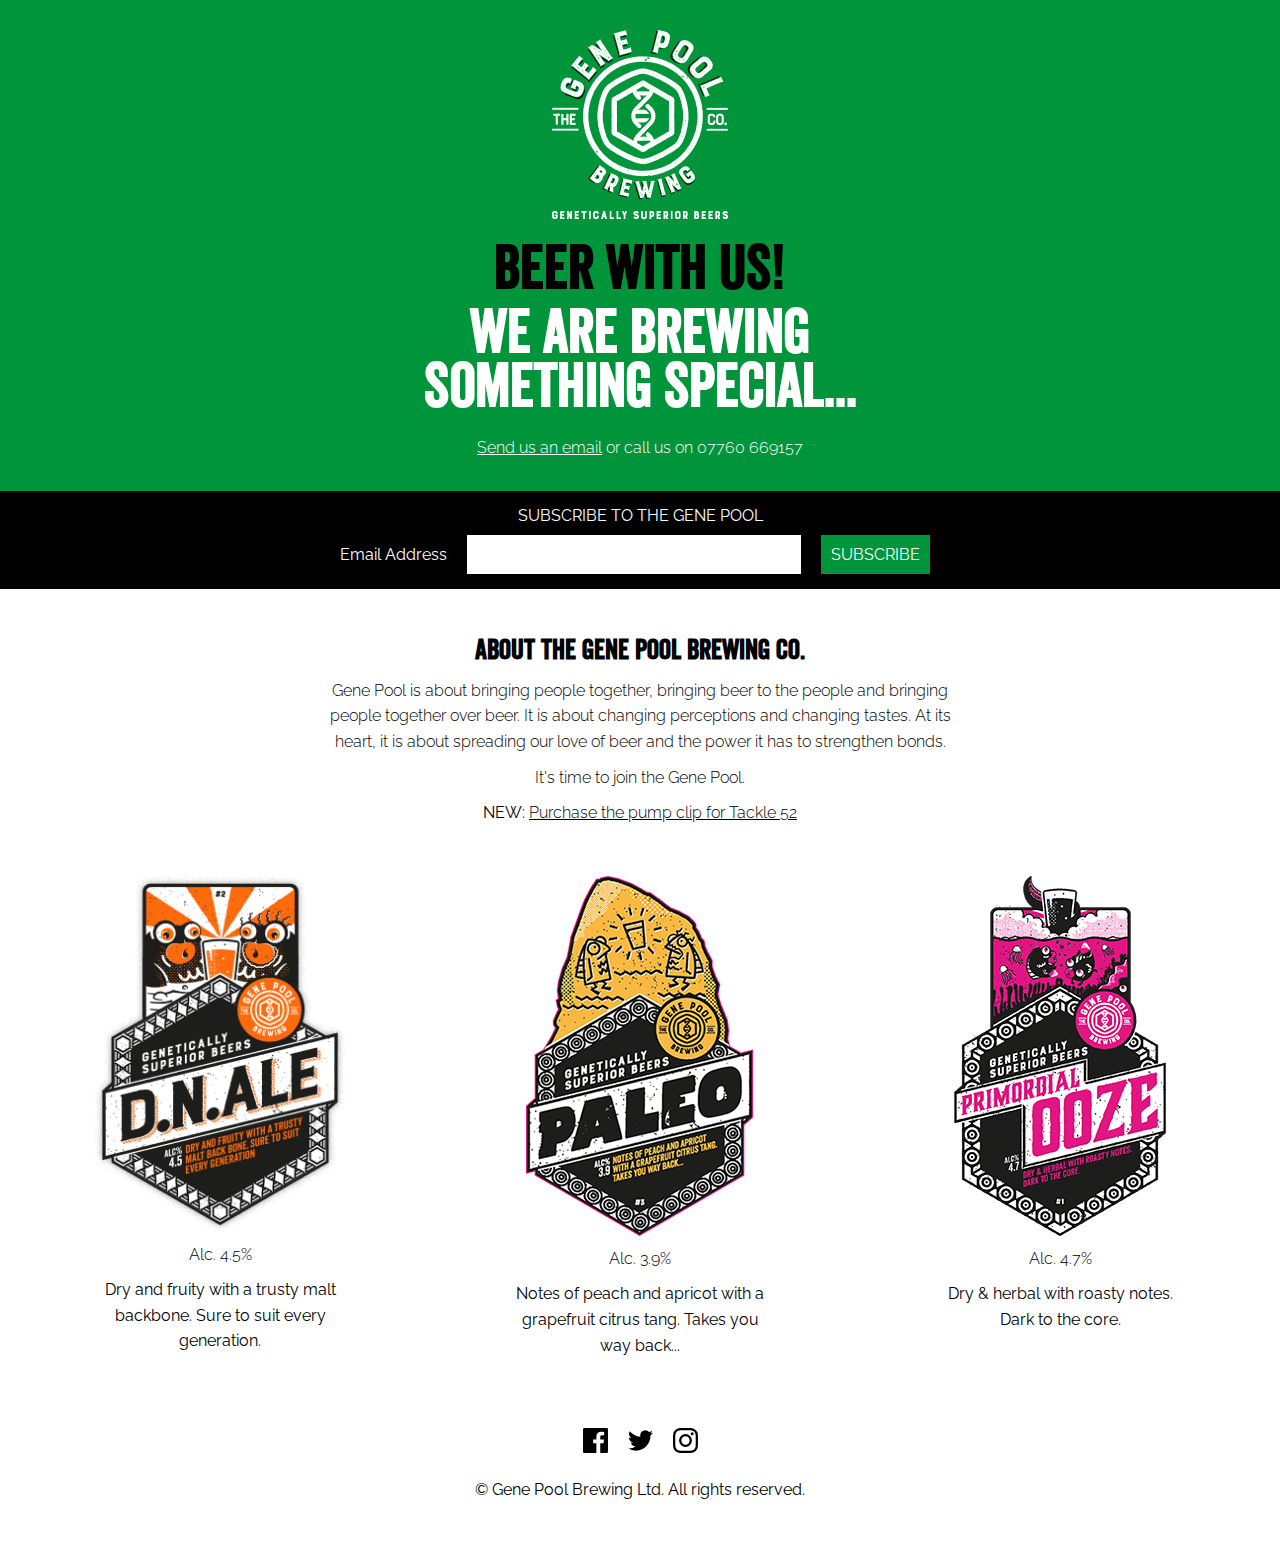
<file: index.html>
<!DOCTYPE html>
<html lang="en">
	<head>
		<title>Gene Pool Brewing</title>
		<meta charset="utf-8">
		<meta name="viewport" content="width=device-width, initial-scale=1.0">
		<meta property="og:image" content="http://www.genepoolbrewing.com/images/logo-black.jpg" />

		<link rel="stylesheet" media="all" href="./styles/style.css">
		<link href="https://fonts.googleapis.com/css?family=Oswald:700|Raleway:300,400" rel="stylesheet">
		<link rel="apple-touch-icon-precomposed" href="./favicon-152.png">
	</head>

	<body>
		<header class="masthead">
			<div class="inner">
				<div class="masthead__logo">
					<img src="./images/logo.png" class="masthead__logo-img">
				</div>

				<h1 class="dark">Beer With Us!</h1>
				<h1>We are brewing<br>something special...</h1>

				<p class="masthead__contact"><a href="mailto:info@genepoolbrewing.com">Send us an email</a> or call us on 07760 669157</p>
			</div>
		</header>

		<section class="signup">
			<div class="inner">
				<div class="signup__more">Subscribe to the Gene Pool</div>

				<!-- Begin MailChimp Signup Form -->
				<div class="signup__form-wrapper" id="mc_embed_signup">
					<form action="//genepoolbrewing.us14.list-manage.com/subscribe/post?u=cf750d2786f013ea42d753bf5&amp;id=8361e0e9c0" method="post" id="mc-embedded-subscribe-form" name="mc-embedded-subscribe-form" class="signup__form validate" target="_blank">
						<div class="signup__field-wrapper" id="mc_embed_signup_scroll">
							<div class="mc-field-group">
								<label for="mce-EMAIL">Email Address </label>
								<input type="email" value="" name="EMAIL" class="required email" id="mce-EMAIL">
							</div>

							<div id="mce-responses" class="clear">
								<div class="response" id="mce-error-response" style="display:none"></div>
								<div class="response" id="mce-success-response" style="display:none"></div>
							</div> <!-- real people should not fill this in and expect good things - do not remove this or risk form bot signups -->

							<div style="position: absolute; left: -5000px;" aria-hidden="true">
								<input type="text" name="b_cf750d2786f013ea42d753bf5_8361e0e9c0" tabindex="-1" value="">
							</div>

							<div class="clear"><input type="submit" value="Subscribe" name="subscribe" id="mc-embedded-subscribe" class="button"></div>
						</div>
					</form>
				</div>
				<!--End mc_embed_signup-->
			</div>
		</section>

		<main class="main">
			<div class="inner">
				<h2>About the Gene Pool Brewing Co.</h3>

				<p>Gene Pool is about bringing people together, bringing beer to the people and bringing people together over beer. It is about changing perceptions and changing tastes. At its heart, it is about spreading our love of beer and the power it has to strengthen bonds.</p>

				<p>It's time to join the Gene Pool.</p>

				<p><strong>NEW:</strong> <a href="danny-houghton-tackle-52.html">Purchase the pump clip for Tackle 52</a></p>

				<section class="brews">
					<div class="brew">
						<img src="./images/dnale.png">
						<p class="brew__percentage">Alc. 4.5%</p>
						<p class="dark stronger">Dry and fruity with a trusty malt backbone. Sure to suit every generation.</p>
					</div>

					<div class="brew">
						<img src="./images/paleo.png">
						<p class="brew__percentage">Alc. 3.9%</p>
						<p class="dark stronger">Notes of peach and apricot with a grapefruit citrus tang. Takes you way back...</p>
					</div>

					<div class="brew brew--primordial">
						<img src="./images/primordial-ooze.png">
						<p class="brew__percentage">Alc. 4.7%</p>
						<p class="dark stronger">Dry & herbal with roasty notes. Dark to the core.</p>
					</div>
				</section>
			</div>
		</main>

		<footer class="footer">
			<div class="inner">
				<section class="social">
					<a href="https://www.facebook.com/genepoolbrewing" target="_blank"><img src="./images/facebook.svg" alt="Facebook" class="social__icon"></a>
					<a href="https://twitter.com/GenePoolBrewing" target="_blank"><img src="./images/twitter.svg" alt="Twitter" class="social__icon"></a>
					<a href="https://www.instagram.com/genepoolbrewing" target="_blank"><img src="./images/instagram.svg" alt="Instagram" class="social__icon"></a>
				</section>

				<p class="stronger">&copy; Gene Pool Brewing Ltd. All rights reserved.</p>
			</div>
		</footer>

	</body>
</html>
</file>
<file: styles/style.css>
@import url('//hello.myfonts.net/count/322ac7');
@font-face {font-family: 'VeneerClean-Reg';src: url('/fonts/322AC7_0_0.eot');src: url('/fonts/322AC7_0_0.eot?#iefix') format('embedded-opentype'),url('/fonts/322AC7_0_0.woff2') format('woff2'),url('/fonts/322AC7_0_0.woff') format('woff'),url('/fonts/322AC7_0_0.ttf') format('truetype');}

/* Elements */

* {
	box-sizing: border-box;
}

html, body {
	height: 100%;
}

body {
	margin: 0;
}

h1, h2, h3, h4, h5, h6 {
	margin-bottom: 10px;
	font-family: 'VeneerClean-Reg', sans-serif;
	text-transform: uppercase;
	-webkit-font-smoothing: antialiased;
	text-rendering: optimizeLegibility;
}

h1 {
	margin-top: 10px;
	margin-bottom: 0;
	font-size: 3.750em;
	line-height: 0.9;
}

h2 {
	font-size: 1.75em;
}

h3 {
	font-size: 1.25em;
}

p, div, input {
	font-family: 'Raleway', sans-serif;
}

p {
	max-width: 40em;
	margin: 0 auto 10px;
	text-align: center;
	line-height: 1.6;
	font-weight: 300;
}

a {
	color: white;
}

form {
	display: flex;
}

label {
	margin-right: 10px;
}

input {
	margin: 0 10px;
	font-size: 1em;
	border-radius: 0;
	-webkit-appearance: none;
}

input[type=text],
input[type=email] {
	flex-grow: 1;
	padding: 10px;
	border: 0;
}

input[type=submit] {
	padding: 10px;
	background-color: #00953b;
	color: #fff;
	text-transform: uppercase;
	border: none;
	cursor: pointer;
}

@media (max-width: 600px) {
	h1 {
		font-size: 2.5em;
	}

	h2 {
		font-size: 1.5em;
	}

	label {
		display: block;
		margin-right: 0;
	}

	input[type=text],
	input[type=email] {
		width: 100%;
		margin: 0 10px 0 0;
	}

	input[type=submit] {
		margin-top: 15px;
	}
}

/* Frame */

.inner {
	max-width: 1400px;
	margin: 0 auto;
	padding: 0 10px;
	text-align: center;
}

.main {
	padding: 20px 0 60px;
}

.main a {
	color: black;
}

/* Utilities */

.dark {
	color: #000;
}

.uppercase {
	text-transform: uppercase;
}

.stronger {
	font-weight: 400;
}

/*-----------*/
/*  Sections */
/* ----------*/

/* Masthead */

.masthead {
	padding: 30px 0;
	background-color: #00953b;
	color: #fff;
}

.masthead__logo {
	display: inline-block;
	margin-bottom: 10px;
}

.masthead__logo-img {
	width: 50%;
}

.masthead__contact
{
	padding-top: 20px;
	margin-bottom: 0;
}

/* Signup */

.signup {
	padding: 15px 0;
	background-color: #000;
	color: #fff;
}

.signup__more {
	font-weight: 400;
	text-transform: uppercase;
}

.signup__form-wrapper {
	width: 100%;
	max-width: 600px;
	margin: 10px auto 0;
}

.mc-field-group,
.signup__form,
.signup__field-wrapper {
	display: flex;
	align-items: center;
	justify-content: center;
	width: 100%;
}

@media (max-width: 600px) {
	.mc-field-group,
	.signup__form,
	.signup__field-wrapper {
		display: block;
	}

	.signup__more {
		margin-bottom: 10px;
	}

	.signup__form {
		margin-left: 0;
	}
}

/* Brews */

.brews {
	display: flex;
	justify-content: space-around;
	flex-wrap: wrap;
	margin-top: 50px;
}

@media (max-width: 760px) {
	.brew {
		display: inline-block;
		margin-bottom: 30px;
	}

	.brew:last-child {
		margin-bottom: 0;
	}
}

.brew {
	display: flex;
	flex-direction: column;
	max-width: 250px;
}

.brew__inner {
	width: 250px;
	height: 154px;
	display: flex;
	align-items: center;
	justify-content: center;
	flex-grow: 1;
	margin: 0 auto;
	margin-bottom: 10px;
	background-image: url('/images/pump-clip.png');
	background-size: contain;
	background-repeat: no-repeat;
	background-position: center;
}

.brew__text {
	margin: 0;
}

.brew__percentage {
	margin: 10px 0;
	color: black;
}

/* Footer */

.footer {
	padding-bottom: 30px;
}

.social {
	display: flex;
	justify-content: center;
	margin-bottom: 20px;
}

.social__icon {
	width: 25px;
	height: 25px;
	margin: 0 10px;
}

/* Buy Now */

.buy-now {
	justify-content: center;
	padding: 20px;
}
</file>
